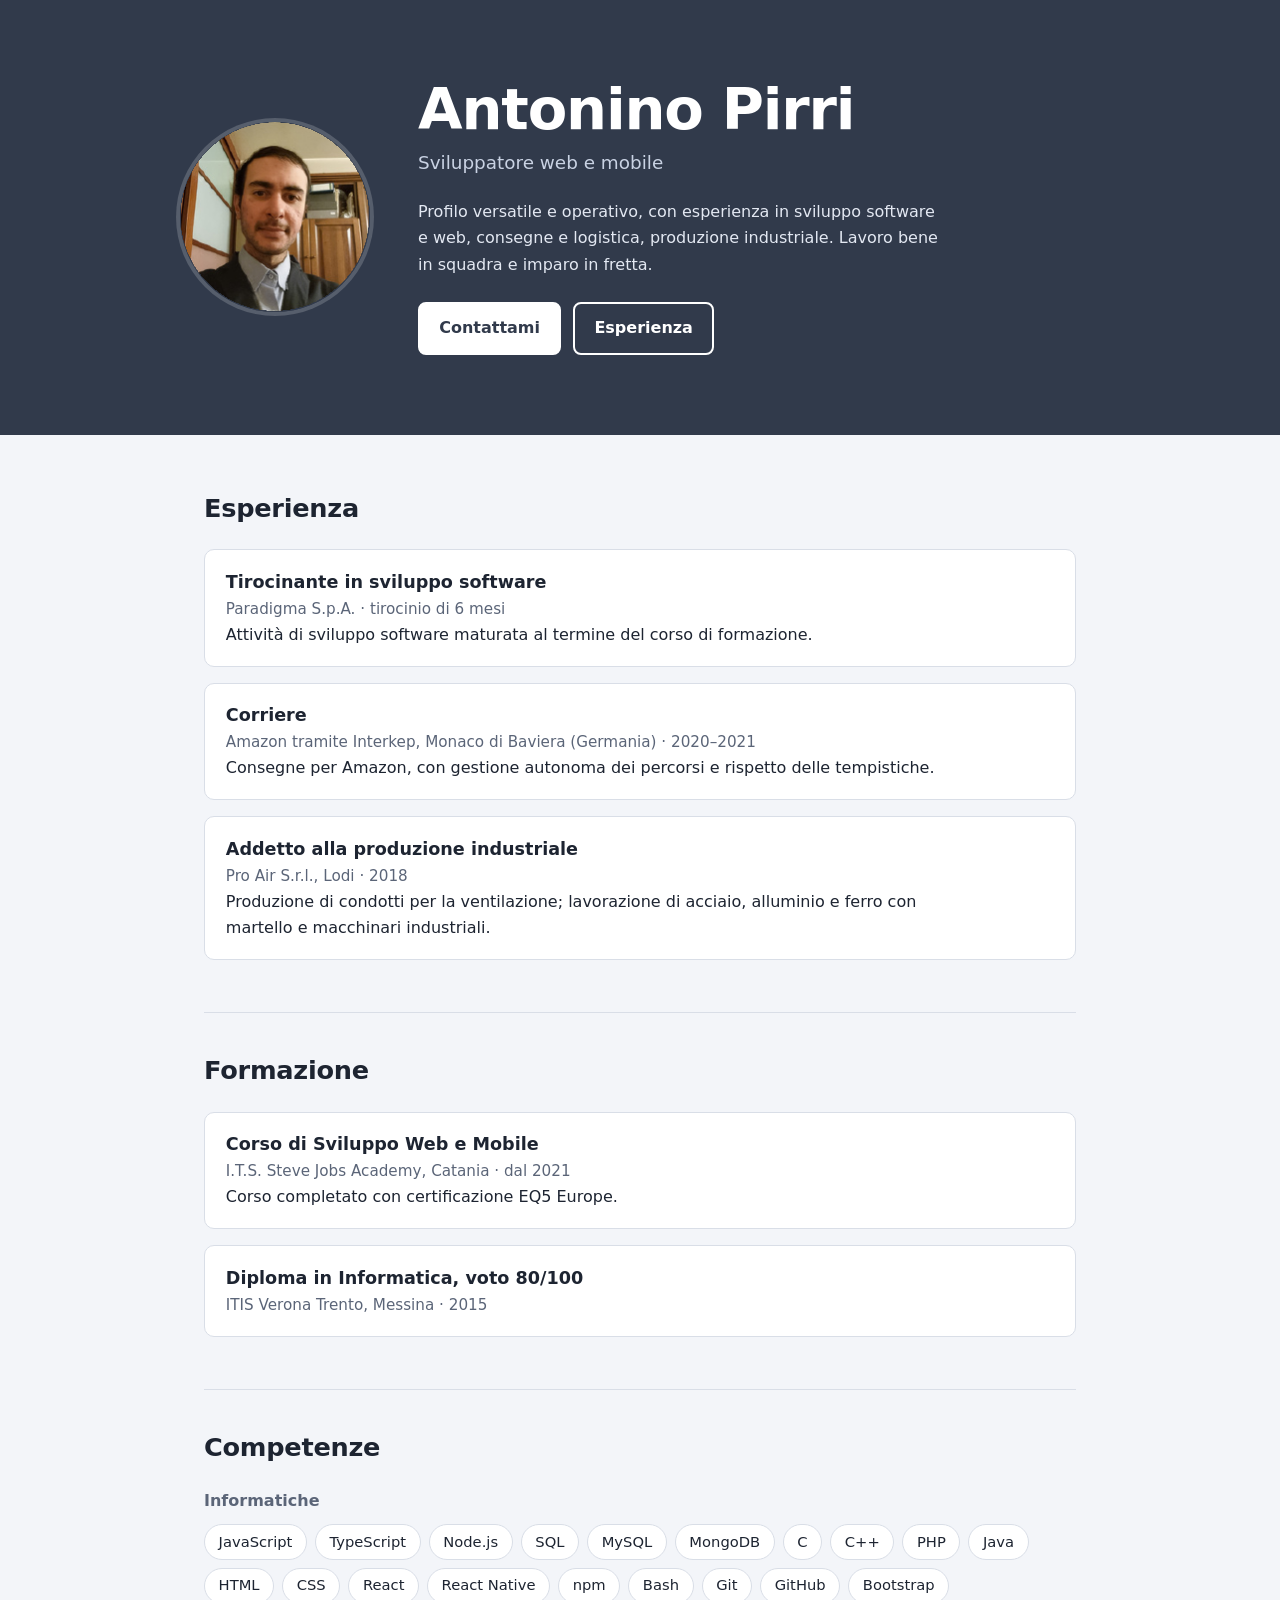
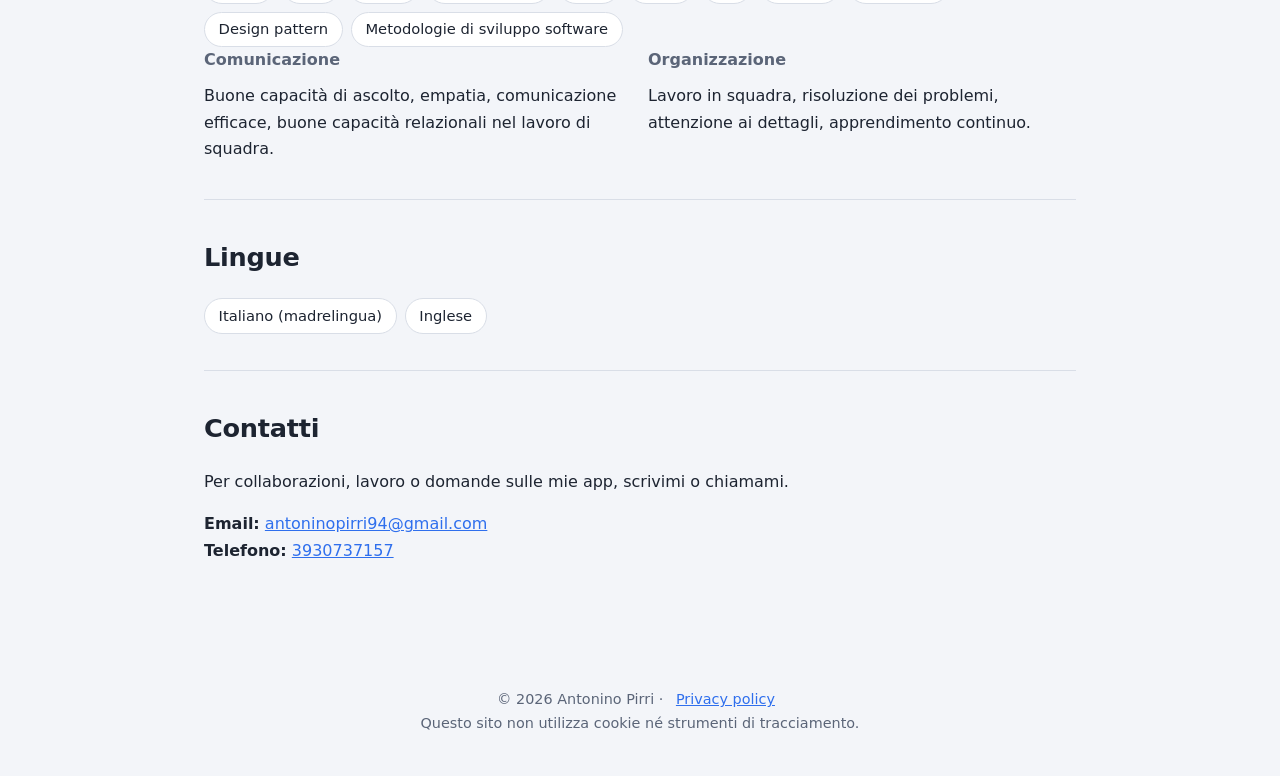
<file: index.html>
<!DOCTYPE html>
<html lang="it">
<head>
<meta charset="utf-8">
<meta name="viewport" content="width=device-width, initial-scale=1">
<title>Antonino Pirri – Sviluppatore web e mobile</title>
<meta name="description" content="Antonino Pirri, sviluppatore web e mobile. Esperienza in sviluppo software, logistica e produzione industriale.">
<link rel="stylesheet" href="style.css">
</head>
<body>
<header>
  <div class="hero">
    <img src="foto.png" alt="Ritratto di Antonino Pirri" width="190" height="190">
    <div>
      <h1>Antonino Pirri</h1>
      <p class="role">Sviluppatore web e mobile</p>
      <p class="lead">Profilo versatile e operativo, con esperienza in sviluppo software e web, consegne e logistica, produzione industriale. Lavoro bene in squadra e imparo in fretta.</p>
      <div class="btns">
        <a class="btn main" href="#contatti">Contattami</a>
        <a class="btn" href="#esperienza">Esperienza</a>
      </div>
    </div>
  </div>
</header>

<main>
  <section id="esperienza">
    <h2>Esperienza</h2>
    <div class="item">
      <h3>Tirocinante in sviluppo software</h3>
      <p class="meta">Paradigma S.p.A. · tirocinio di 6 mesi</p>
      <p>Attività di sviluppo software maturata al termine del corso di formazione.</p>
    </div>
    <div class="item">
      <h3>Corriere</h3>
      <p class="meta">Amazon tramite Interkep, Monaco di Baviera (Germania) · 2020–2021</p>
      <p>Consegne per Amazon, con gestione autonoma dei percorsi e rispetto delle tempistiche.</p>
    </div>
    <div class="item">
      <h3>Addetto alla produzione industriale</h3>
      <p class="meta">Pro Air S.r.l., Lodi · 2018</p>
      <p>Produzione di condotti per la ventilazione; lavorazione di acciaio, alluminio e ferro con martello e macchinari industriali.</p>
    </div>
  </section>

  <section id="formazione">
    <h2>Formazione</h2>
    <div class="item">
      <h3>Corso di Sviluppo Web e Mobile</h3>
      <p class="meta">I.T.S. Steve Jobs Academy, Catania · dal 2021</p>
      <p>Corso completato con certificazione EQ5 Europe.</p>
    </div>
    <div class="item">
      <h3>Diploma in Informatica, voto 80/100</h3>
      <p class="meta">ITIS Verona Trento, Messina · 2015</p>
    </div>
  </section>

  <section id="competenze">
    <h2>Competenze</h2>
    <h3 class="sub">Informatiche</h3>
    <ul class="tags">
      <li>JavaScript</li><li>TypeScript</li><li>Node.js</li><li>SQL</li><li>MySQL</li><li>MongoDB</li><li>C</li><li>C++</li><li>PHP</li><li>Java</li><li>HTML</li><li>CSS</li><li>React</li><li>React Native</li><li>npm</li><li>Bash</li><li>Git</li><li>GitHub</li><li>Bootstrap</li><li>Design pattern</li><li>Metodologie di sviluppo software</li>
    </ul>
    <div class="two">
      <div>
        <h3 class="sub">Comunicazione</h3>
        <p>Buone capacità di ascolto, empatia, comunicazione efficace, buone capacità relazionali nel lavoro di squadra.</p>
      </div>
      <div>
        <h3 class="sub">Organizzazione</h3>
        <p>Lavoro in squadra, risoluzione dei problemi, attenzione ai dettagli, apprendimento continuo.</p>
      </div>
    </div>
  </section>

  <section id="lingue">
    <h2>Lingue</h2>
    <ul class="tags"><li>Italiano (madrelingua)</li><li>Inglese</li></ul>
  </section>

  <section id="contatti">
    <h2>Contatti</h2>
    <p>Per collaborazioni, lavoro o domande sulle mie app, scrivimi o chiamami.</p>
    <p><strong>Email:</strong> <a href="mailto:antoninopirri94@gmail.com">antoninopirri94@gmail.com</a><br>
    <strong>Telefono:</strong> <a href="tel:+393930737157">3930737157</a></p>
  </section>
</main>

<footer>© <span id="y">2026</span> Antonino Pirri · <a href="privacy.html">Privacy policy</a><br>Questo sito non utilizza cookie né strumenti di tracciamento.</footer>
<script>document.getElementById('y').textContent=new Date().getFullYear();</script>
</body>
</html>
</file>
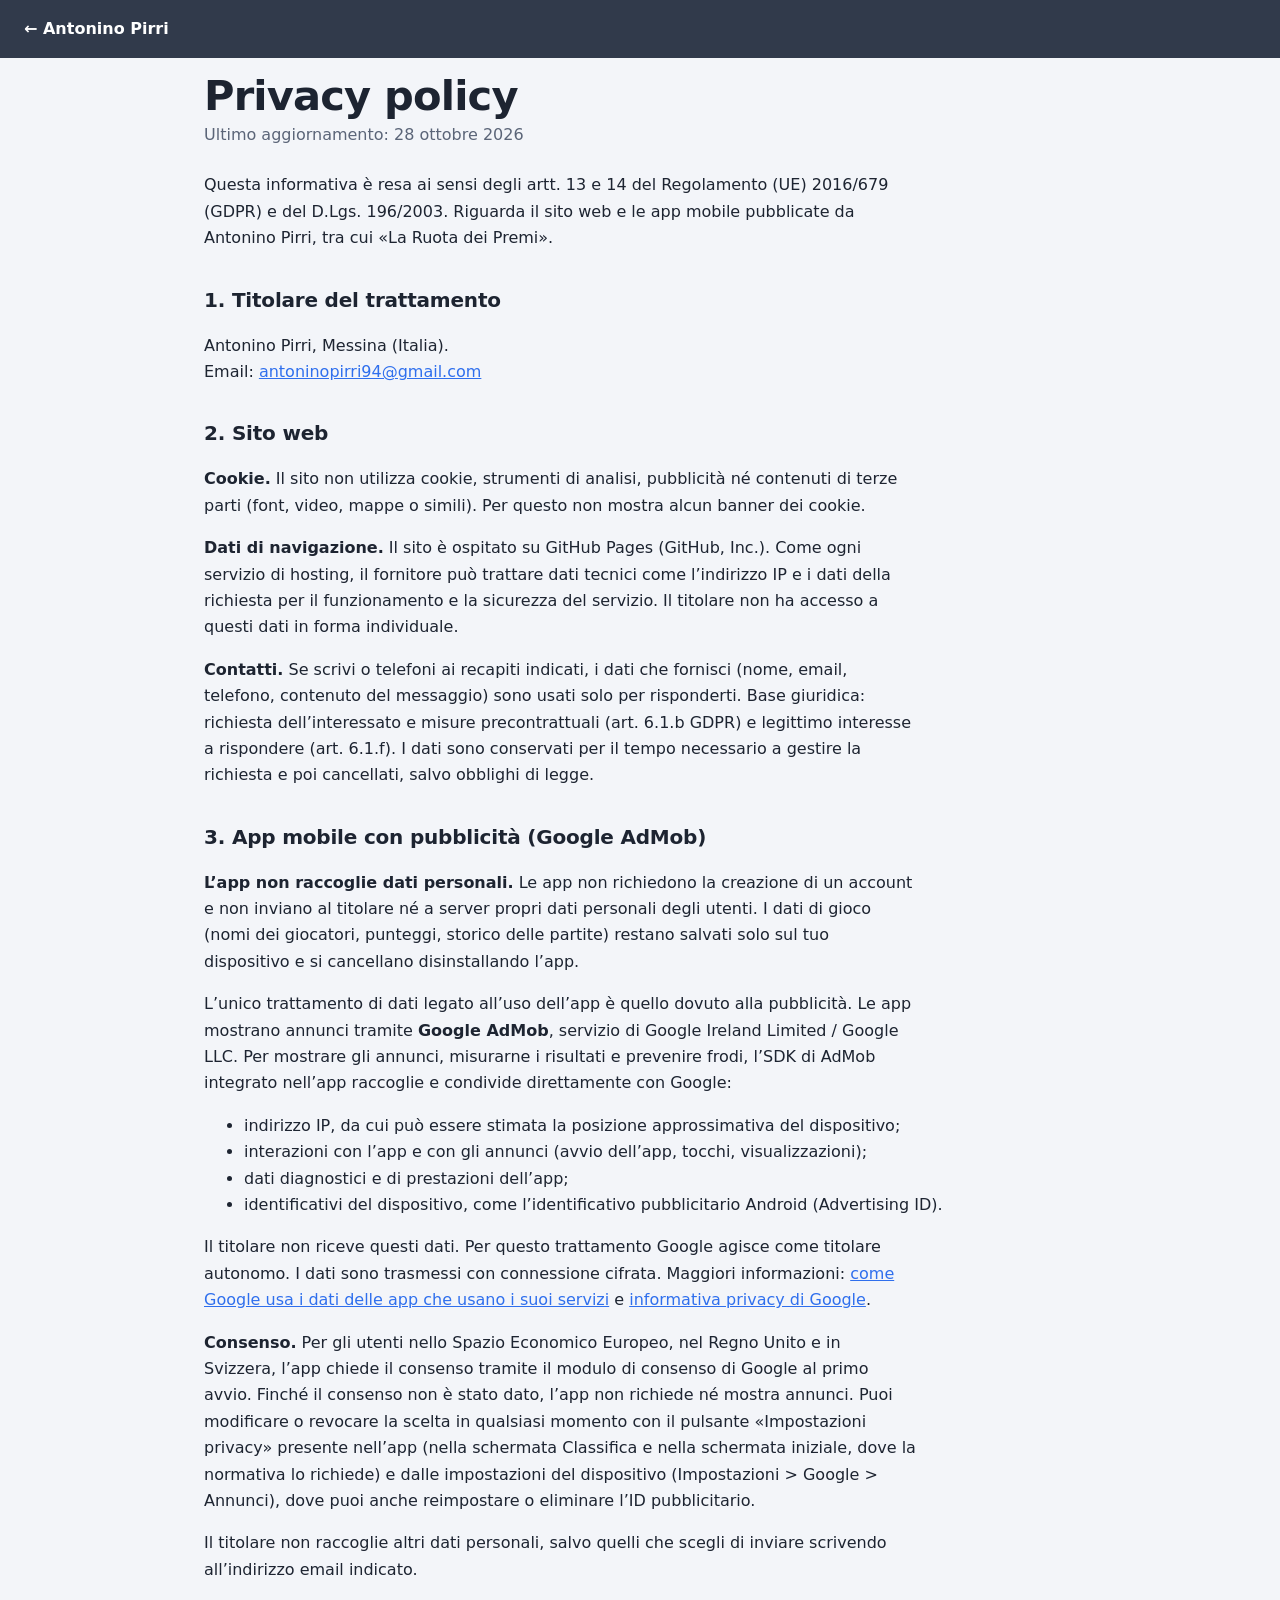
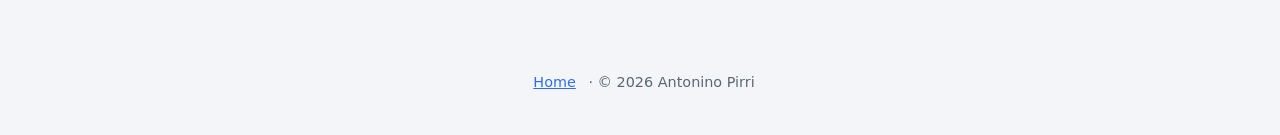
<file: privacy.html>
<!DOCTYPE html>
<html lang="it">
<head>
<meta charset="utf-8">
<meta name="viewport" content="width=device-width, initial-scale=1">
<title>Privacy policy – Antonino Pirri</title>
<meta name="description" content="Informativa sul trattamento dei dati personali per il sito e le app di Antonino Pirri.">
<link rel="stylesheet" href="style.css">
</head>
<body>
<div class="topbar"><a href="index.html">← Antonino Pirri</a></div>
<main class="doc">
<h1>Privacy policy</h1>
<p class="upd">Ultimo aggiornamento: 28 ottobre 2026</p>
<p>Questa informativa è resa ai sensi degli artt. 13 e 14 del Regolamento (UE) 2016/679 (GDPR) e del D.Lgs. 196/2003. Riguarda il sito web e le app mobile pubblicate da Antonino Pirri, tra cui «La Ruota dei Premi».</p>

<h2>1. Titolare del trattamento</h2>
<p>Antonino Pirri, Messina (Italia).<br>
Email: <a href="mailto:antoninopirri94@gmail.com">antoninopirri94@gmail.com</a></p>

<h2>2. Sito web</h2>
<p><strong>Cookie.</strong> Il sito non utilizza cookie, strumenti di analisi, pubblicità né contenuti di terze parti (font, video, mappe o simili). Per questo non mostra alcun banner dei cookie.</p>
<p><strong>Dati di navigazione.</strong> Il sito è ospitato su GitHub Pages (GitHub, Inc.). Come ogni servizio di hosting, il fornitore può trattare dati tecnici come l’indirizzo IP e i dati della richiesta per il funzionamento e la sicurezza del servizio. Il titolare non ha accesso a questi dati in forma individuale.</p>
<p><strong>Contatti.</strong> Se scrivi o telefoni ai recapiti indicati, i dati che fornisci (nome, email, telefono, contenuto del messaggio) sono usati solo per risponderti. Base giuridica: richiesta dell’interessato e misure precontrattuali (art. 6.1.b GDPR) e legittimo interesse a rispondere (art. 6.1.f). I dati sono conservati per il tempo necessario a gestire la richiesta e poi cancellati, salvo obblighi di legge.</p>

<h2>3. App mobile con pubblicità (Google AdMob)</h2>
<p><strong>L’app non raccoglie dati personali.</strong> Le app non richiedono la creazione di un account e non inviano al titolare né a server propri dati personali degli utenti. I dati di gioco (nomi dei giocatori, punteggi, storico delle partite) restano salvati solo sul tuo dispositivo e si cancellano disinstallando l’app.</p>
<p>L’unico trattamento di dati legato all’uso dell’app è quello dovuto alla pubblicità. Le app mostrano annunci tramite <strong>Google AdMob</strong>, servizio di Google Ireland Limited / Google LLC. Per mostrare gli annunci, misurarne i risultati e prevenire frodi, l’SDK di AdMob integrato nell’app raccoglie e condivide direttamente con Google:</p>
<ul>
<li>indirizzo IP, da cui può essere stimata la posizione approssimativa del dispositivo;</li>
<li>interazioni con l’app e con gli annunci (avvio dell’app, tocchi, visualizzazioni);</li>
<li>dati diagnostici e di prestazioni dell’app;</li>
<li>identificativi del dispositivo, come l’identificativo pubblicitario Android (Advertising ID).</li>
</ul>
<p>Il titolare non riceve questi dati. Per questo trattamento Google agisce come titolare autonomo. I dati sono trasmessi con connessione cifrata. Maggiori informazioni: <a href="https://policies.google.com/technologies/partner-sites" rel="noopener">come Google usa i dati delle app che usano i suoi servizi</a> e <a href="https://policies.google.com/privacy" rel="noopener">informativa privacy di Google</a>.</p>
<p><strong>Consenso.</strong> Per gli utenti nello Spazio Economico Europeo, nel Regno Unito e in Svizzera, l’app chiede il consenso tramite il modulo di consenso di Google al primo avvio. Finché il consenso non è stato dato, l’app non richiede né mostra annunci. Puoi modificare o revocare la scelta in qualsiasi momento con il pulsante «Impostazioni privacy» presente nell’app (nella schermata Classifica e nella schermata iniziale, dove la normativa lo richiede) e dalle impostazioni del dispositivo (Impostazioni &gt; Google &gt; Annunci), dove puoi anche reimpostare o eliminare l’ID pubblicitario.</p>
<p>Il titolare non raccoglie altri dati personali, salvo quelli che scegli di inviare scrivendo all’indirizzo email indicato.</p>
</main>
<footer><a href="index.html">Home</a> · © <span id="y">2026</span> Antonino Pirri</footer>
<script>document.getElementById('y').textContent=new Date().getFullYear();</script>
</body>
</html>
</file>
<file: style.css>
:root{--navy:#313a4b;--ink:#1d2431;--muted:#5b6578;--line:#d9dee7;--bg:#f3f5f9;--card:#fff;--accent:#2f6fed}
@media (prefers-color-scheme:dark){:root{--navy:#252c3a;--ink:#e9edf4;--muted:#a3adbf;--line:#3a4356;--bg:#1a2030;--card:#212839;--accent:#7aa5ff}}
*{box-sizing:border-box}
html{scroll-behavior:smooth}
body{margin:0;font-family:system-ui,-apple-system,'Segoe UI',Roboto,'Helvetica Neue',Arial,sans-serif;background:var(--bg);color:var(--ink);line-height:1.65}
a{color:var(--accent)}
a:focus-visible{outline:3px solid var(--accent);outline-offset:3px}
header{background:var(--navy);color:#fff;padding:clamp(2.5rem,7vw,5rem) 1.5rem}
.hero{max-width:920px;margin:0 auto;display:flex;gap:clamp(1.5rem,4vw,3rem);align-items:center;flex-wrap:wrap}
.hero img{width:clamp(130px,22vw,190px);height:auto;aspect-ratio:1;border-radius:50%;object-fit:cover;flex:none;box-shadow:0 0 0 4px rgba(255,255,255,.18)}
h1{font-size:clamp(2.2rem,6vw,3.6rem);line-height:1.05;margin:0 0 .5rem;font-weight:800;letter-spacing:-.02em}
.role{font-size:1.15rem;margin:0 0 1.25rem;color:#c9d2e3}
.hero p.lead{max-width:52ch;margin:0 0 1.5rem;color:#e3e8f2}
.btns{display:flex;gap:.75rem;flex-wrap:wrap}
.btn{display:inline-block;padding:.7rem 1.2rem;border-radius:8px;font-weight:700;text-decoration:none;border:2px solid #fff;color:#fff}
.btn.main{background:#fff;color:var(--navy)}
.btn:focus-visible{outline:3px solid #fff;outline-offset:3px}
main{max-width:920px;margin:0 auto;padding:1rem 1.5rem 3rem}
section{padding:2.25rem 0;border-bottom:1px solid var(--line)}
section:last-child{border-bottom:0}
h2{font-size:1.6rem;margin:0 0 1.25rem;letter-spacing:-.01em}
.item{background:var(--card);border:1px solid var(--line);border-radius:10px;padding:1.1rem 1.3rem;margin:0 0 1rem}
.item h3{margin:0;font-size:1.1rem}
.meta{margin:.15rem 0 .5rem;color:var(--muted);font-size:.95rem}
.item p{margin:0;max-width:70ch}
.tags{list-style:none;padding:0;margin:0;display:flex;flex-wrap:wrap;gap:.5rem}
.tags li{background:var(--card);border:1px solid var(--line);border-radius:999px;padding:.3rem .85rem;font-size:.92rem;font-weight:500}
h3.sub{font-size:1rem;margin:1.5rem 0 .6rem;color:var(--muted);font-weight:700}
h3.sub:first-of-type{margin-top:0}
.two{display:grid;grid-template-columns:repeat(auto-fit,minmax(260px,1fr));gap:1rem}
.two p{margin:0}
footer{text-align:center;color:var(--muted);font-size:.9rem;padding:1.5rem 1rem 2.5rem}
@media (max-width:560px){.hero{text-align:center;justify-content:center}.btns{justify-content:center}}
.doc h1{color:var(--ink);font-size:clamp(1.8rem,5vw,2.6rem);margin:0 0 .25rem}
.doc h2{font-size:1.25rem;margin:2rem 0 .5rem}
.doc p,.doc li{max-width:70ch}
.doc .upd{color:var(--muted);margin:0 0 1.5rem}
.topbar{background:var(--navy);padding:1rem 1.5rem}
.topbar a{color:#fff;font-weight:700;text-decoration:none}
.topbar a:focus-visible{outline:3px solid #fff;outline-offset:3px}
footer a{margin:0 .5rem}
</file>
